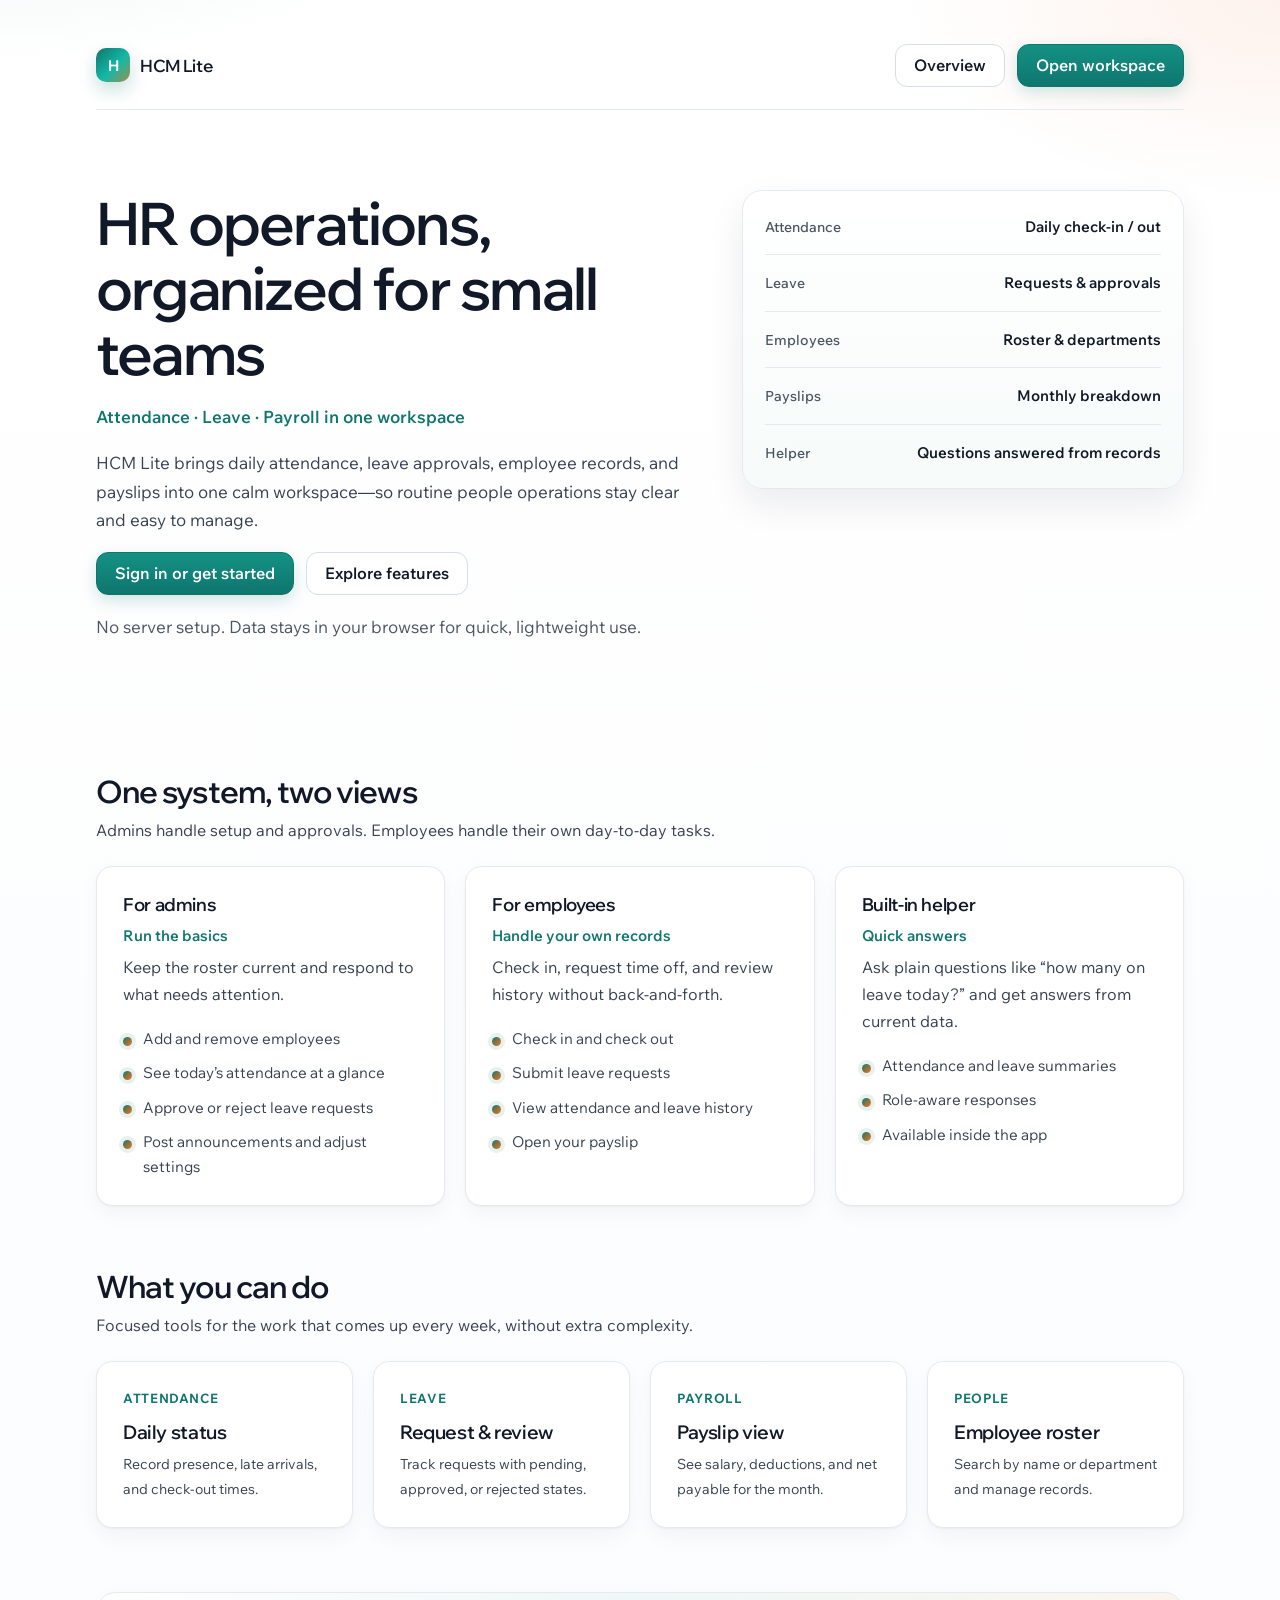
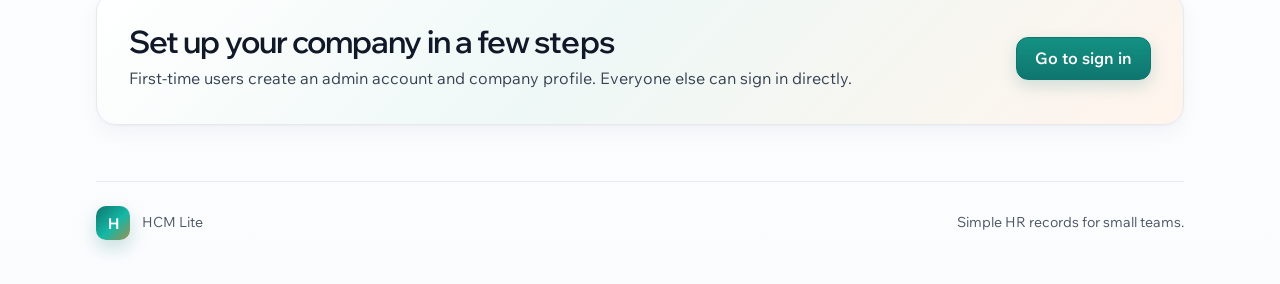
<file: index.html>
<!DOCTYPE html>
<html lang="en">
<head>
  <meta charset="utf-8">
  <meta name="viewport" content="width=device-width, initial-scale=1">
  <title>HCM Lite — HR for small teams</title>
  <link rel="preconnect" href="https://fonts.googleapis.com">
  <link rel="preconnect" href="https://fonts.gstatic.com" crossorigin>
  <link href="https://fonts.googleapis.com/css2?family=Wix+Madefor+Display:wght@500;600;700&family=Wix+Madefor+Text:wght@400;500;600;700&display=swap" rel="stylesheet">
  <link rel="stylesheet" href="css/style.css">
</head>
<body>
  <div class="container">
    <header class="site-header">
      <a class="brand" href="index.html" aria-label="HCM Lite home">
        <span class="brand-mark" aria-hidden="true">H</span>
        <span>HCM Lite</span>
      </a>
      <div class="row">
        <a class="btn secondary" href="#features">Overview</a>
        <a class="btn" href="pages/login.html">Open workspace</a>
      </div>
    </header>

    <main>
      <section class="hero" aria-labelledby="hero-title">
        <div class="hero-content">
          <h1 id="hero-title">HR operations, organized for small teams</h1>
          <p class="text-sm" style="color: var(--accent); font-weight: 600;">Attendance · Leave · Payroll in one workspace</p>
          <p>HCM Lite brings daily attendance, leave approvals, employee records, and payslips into one calm workspace—so routine people operations stay clear and easy to manage.</p>
          <div class="row">
            <a class="btn" href="pages/login.html">Sign in or get started</a>
            <a class="btn secondary" href="#features">Explore features</a>
          </div>
          <p class="text-sm muted">No server setup. Data stays in your browser for quick, lightweight use.</p>
        </div>
        <div class="hero-panel" aria-label="What’s inside">
          <div class="panel-row">
            <span class="panel-label">Attendance</span>
            <span class="panel-value">Daily check-in / out</span>
          </div>
          <div class="panel-row">
            <span class="panel-label">Leave</span>
            <span class="panel-value">Requests & approvals</span>
          </div>
          <div class="panel-row">
            <span class="panel-label">Employees</span>
            <span class="panel-value">Roster & departments</span>
          </div>
          <div class="panel-row">
            <span class="panel-label">Payslips</span>
            <span class="panel-value">Monthly breakdown</span>
          </div>
          <div class="panel-row">
            <span class="panel-label">Helper</span>
            <span class="panel-value">Questions answered from records</span>
          </div>
        </div>
      </section>

      <section class="section" aria-labelledby="roles-title">
        <div class="section-header">
          <h2 id="roles-title">One system, two views</h2>
          <p>Admins handle setup and approvals. Employees handle their own day-to-day tasks.</p>
        </div>
        <div class="grid feature-grid">
          <article class="card feature-card">
            <h3>For admins</h3>
            <p class="text-sm" style="color: var(--accent); font-weight: 600; margin-top: 2px;">Run the basics</p>
            <p>Keep the roster current and respond to what needs attention.</p>
            <ul class="feature-list">
              <li><span>Add and remove employees</span></li>
              <li><span>See today’s attendance at a glance</span></li>
              <li><span>Approve or reject leave requests</span></li>
              <li><span>Post announcements and adjust settings</span></li>
            </ul>
          </article>
          <article class="card feature-card">
            <h3>For employees</h3>
            <p class="text-sm" style="color: var(--accent); font-weight: 600; margin-top: 2px;">Handle your own records</p>
            <p>Check in, request time off, and review history without back-and-forth.</p>
            <ul class="feature-list">
              <li><span>Check in and check out</span></li>
              <li><span>Submit leave requests</span></li>
              <li><span>View attendance and leave history</span></li>
              <li><span>Open your payslip</span></li>
            </ul>
          </article>
          <article class="card feature-card">
            <h3>Built-in helper</h3>
            <p class="text-sm" style="color: var(--accent); font-weight: 600; margin-top: 2px;">Quick answers</p>
            <p>Ask plain questions like “how many on leave today?” and get answers from current data.</p>
            <ul class="feature-list">
              <li><span>Attendance and leave summaries</span></li>
              <li><span>Role-aware responses</span></li>
              <li><span>Available inside the app</span></li>
            </ul>
          </article>
        </div>
      </section>

      <section id="features" class="section" aria-labelledby="features-title">
        <div class="section-header">
          <h2 id="features-title">What you can do</h2>
          <p>Focused tools for the work that comes up every week, without extra complexity.</p>
        </div>
        <div class="grid metrics-grid">
          <article class="card metric-card">
            <p class="label">Attendance</p>
            <p class="value">Daily status</p>
            <p>Record presence, late arrivals, and check-out times.</p>
          </article>
          <article class="card metric-card">
            <p class="label">Leave</p>
            <p class="value">Request & review</p>
            <p>Track requests with pending, approved, or rejected states.</p>
          </article>
          <article class="card metric-card">
            <p class="label">Payroll</p>
            <p class="value">Payslip view</p>
            <p>See salary, deductions, and net payable for the month.</p>
          </article>
          <article class="card metric-card">
            <p class="label">People</p>
            <p class="value">Employee roster</p>
            <p>Search by name or department and manage records.</p>
          </article>
        </div>
      </section>

      <section class="section" aria-labelledby="cta-title">
        <div class="cta-strip">
          <div>
            <h2 id="cta-title">Set up your company in a few steps</h2>
            <p>First-time users create an admin account and company profile. Everyone else can sign in directly.</p>
          </div>
          <div class="row">
            <a class="btn" href="pages/login.html">Go to sign in</a>
          </div>
        </div>
      </section>
    </main>

    <footer class="site-footer">
      <div class="row">
        <span class="brand-mark" aria-hidden="true">H</span>
        <span>HCM Lite</span>
      </div>
      <span>Simple HR records for small teams.</span>
    </footer>
  </div>
</body>
</html>
</file>
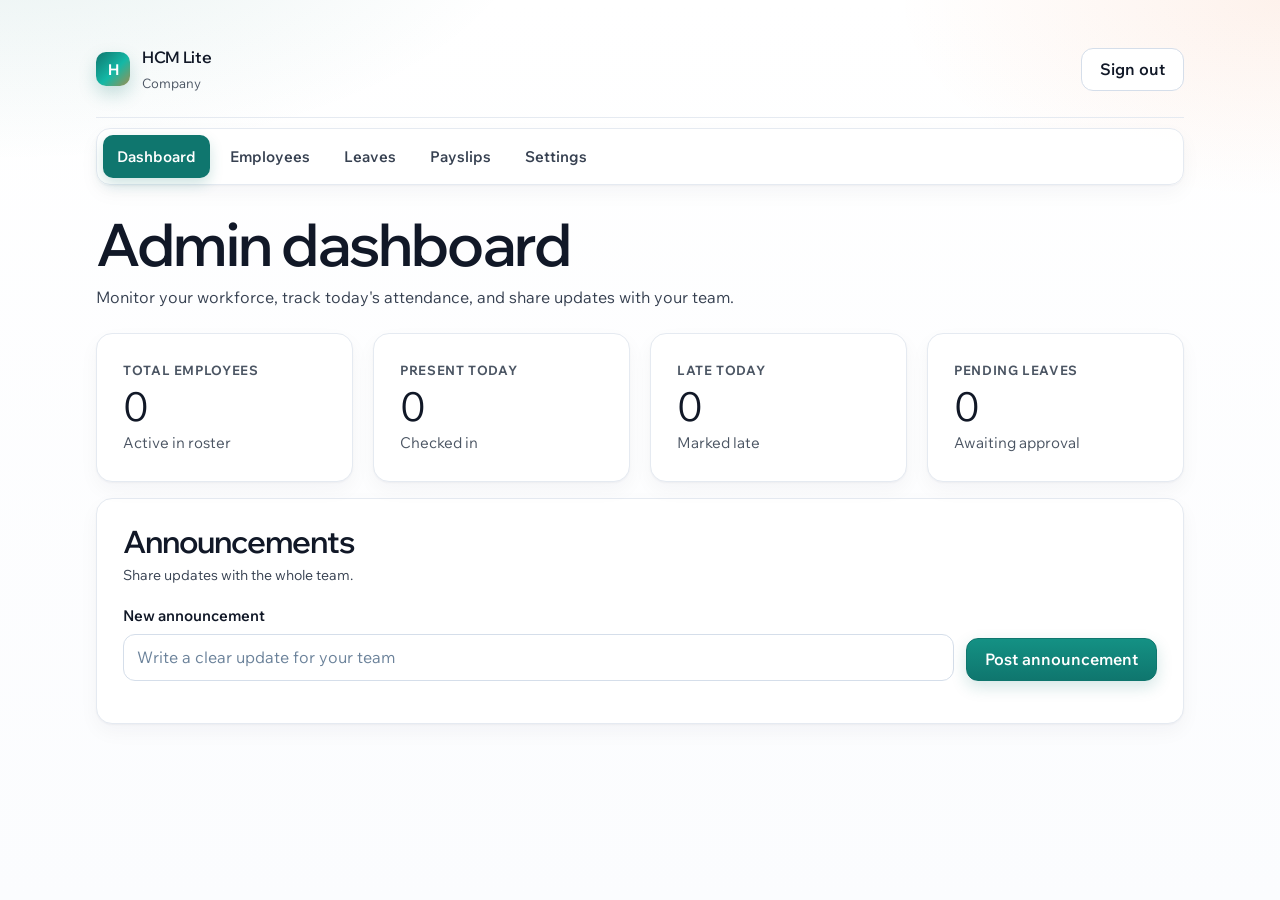
<file: pages/admin.html>
<!DOCTYPE html>
<html lang="en">
<head>
  <meta charset="utf-8">
  <meta name="viewport" content="width=device-width, initial-scale=1">
  <title>Admin dashboard · HCM Lite</title>
  <link rel="preconnect" href="https://fonts.googleapis.com">
  <link rel="preconnect" href="https://fonts.gstatic.com" crossorigin>
  <link href="https://fonts.googleapis.com/css2?family=Wix+Madefor+Display:wght@500;600;700&family=Wix+Madefor+Text:wght@400;500;600;700&display=swap" rel="stylesheet">
  <link rel="stylesheet" href="../css/style.css">
</head>
<body>
  <div class="container">
    <header class="page-header">
      <div class="row">
        <span class="brand-mark" aria-hidden="true">H</span>
        <div>
          <div class="brand" style="font-size:1rem;">HCM Lite</div>
          <p class="brand-sub" id="companyName">Company</p>
        </div>
      </div>
      <button class="btn secondary" onclick="logout()">Sign out</button>
    </header>

    <nav class="nav" aria-label="Admin navigation">
      <a class="active" href="admin.html">Dashboard</a>
      <a href="employees.html">Employees</a>
      <a href="leaves.html">Leaves</a>
      <a href="payslip.html">Payslips</a>
      <a href="settings.html">Settings</a>
    </nav>

    <main>
      <section class="page-intro">
        <h1>Admin dashboard</h1>
        <p>Monitor your workforce, track today's attendance, and share updates with your team.</p>
      </section>

      <section class="grid" style="grid-template-columns: repeat(auto-fit, minmax(220px, 1fr));" aria-label="Key metrics">
        <article class="card stat">
          <span>Total employees</span>
          <span class="num" id="empCount">0</span>
          <p class="muted text-sm">Active in roster</p>
        </article>
        <article class="card stat">
          <span>Present today</span>
          <span class="num" id="pres">0</span>
          <p class="muted text-sm">Checked in</p>
        </article>
        <article class="card stat">
          <span>Late today</span>
          <span class="num" id="late">0</span>
          <p class="muted text-sm">Marked late</p>
        </article>
        <article class="card stat">
          <span>Pending leaves</span>
          <span class="num" id="pend">0</span>
          <p class="muted text-sm">Awaiting approval</p>
        </article>
      </section>

      <section class="card mt-4" aria-labelledby="ann-title">
        <div class="card-header">
          <div>
            <h2 id="ann-title">Announcements</h2>
            <p>Share updates with the whole team.</p>
          </div>
        </div>
        <div class="row" style="align-items: flex-end; margin-bottom: 16px;">
          <div style="flex: 1; min-width: 240px;">
            <label class="label mt-0" for="ann">New announcement</label>
            <input class="input" id="ann" placeholder="Write a clear update for your team">
          </div>
          <button class="btn" onclick="postAnn()">Post announcement</button>
        </div>
        <div id="annList" class="stack"></div>
      </section>
    </main>
  </div>

  <script src="../js/storage.js"></script>
  <script src="../js/auth.js"></script>
  <script src="../js/employees.js"></script>
  <script src="../js/attendance.js"></script>
  <script src="../js/leave.js"></script>
  <script src="../js/helper.js"></script>
  <script>
    const u = requireRole('admin');
    if (u) {
      mountChat(u);
      const comp = Store.company();
      if (comp && document.getElementById('companyName')) document.getElementById('companyName').textContent = comp.name;
      document.getElementById('empCount').textContent = employees().length;
      const att = Store.att().filter(a => a.date === todayStr());
      document.getElementById('pres').textContent = att.filter(a => a.status === 'present').length;
      document.getElementById('late').textContent = att.filter(a => a.status === 'late').length;
      document.getElementById('pend').textContent = Store.leaves().filter(l => l.status === 'pending').length;

      function postAnn() {
        const t = document.getElementById('ann').value.trim();
        if (!t) return;
        const a = Store.ann();
        a.unshift(t);
        Store.setAnn(a);
        document.getElementById('ann').value = '';
        renderAnn();
      }

      function renderAnn() {
        const list = Store.ann();
        const el = document.getElementById('annList');
        if (!list.length) {
          el.innerHTML = '<p class="muted">No announcements yet. Post an update to keep your team informed.</p>';
          return;
        }
        el.innerHTML = list.map(x => `<div class="card" style="padding:14px 16px; background: var(--surface-alt); box-shadow:none;"><p style="margin:0; color: var(--text-muted);">${x}</p></div>`).join('');
      }
      renderAnn();
    }
  </script>
</body>
</html>
</file>
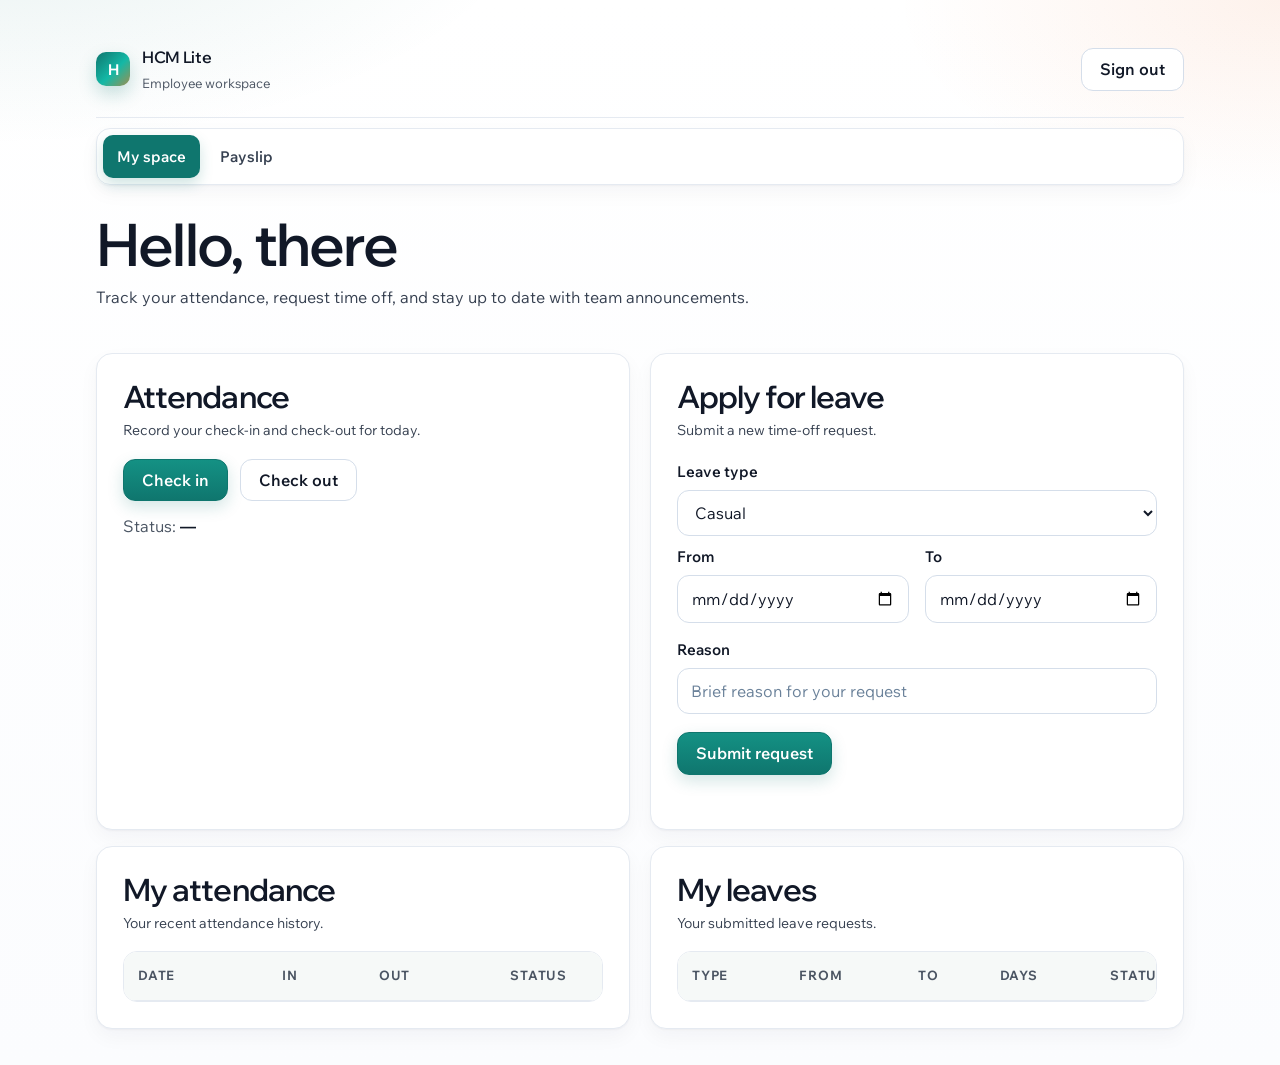
<file: pages/employee.html>
<!DOCTYPE html>
<html lang="en">
<head>
  <meta charset="utf-8">
  <meta name="viewport" content="width=device-width, initial-scale=1">
  <title>My space · HCM Lite</title>
  <link rel="preconnect" href="https://fonts.googleapis.com">
  <link rel="preconnect" href="https://fonts.gstatic.com" crossorigin>
  <link href="https://fonts.googleapis.com/css2?family=Wix+Madefor+Display:wght@500;600;700&family=Wix+Madefor+Text:wght@400;500;600;700&display=swap" rel="stylesheet">
  <link rel="stylesheet" href="../css/style.css">
</head>
<body>
  <div class="container">
    <header class="page-header">
      <div class="row">
        <span class="brand-mark" aria-hidden="true">H</span>
        <div>
          <div class="brand" style="font-size:1rem;">HCM Lite</div>
          <p class="brand-sub">Employee workspace</p>
        </div>
      </div>
      <button class="btn secondary" onclick="logout()">Sign out</button>
    </header>

    <nav class="nav" aria-label="Employee navigation">
      <a class="active" href="employee.html">My space</a>
      <a href="payslip.html">Payslip</a>
    </nav>

    <main>
      <section class="page-intro">
        <h1>Hello, <span id="uname">there</span></h1>
        <p>Track your attendance, request time off, and stay up to date with team announcements.</p>
      </section>

      <div id="anns" class="stack" style="margin-bottom: 20px;"></div>

      <section class="grid" style="grid-template-columns: repeat(auto-fit, minmax(280px, 1fr));">
        <article class="card">
          <div class="card-header">
            <div>
              <h2>Attendance</h2>
              <p>Record your check-in and check-out for today.</p>
            </div>
          </div>
          <div class="row">
            <button class="btn" onclick="ci()">Check in</button>
            <button class="btn secondary" onclick="co()">Check out</button>
          </div>
          <p class="mt-3 muted">Status: <strong id="status" style="color:var(--text); font-weight:600;">—</strong></p>
        </article>

        <article class="card">
          <div class="card-header">
            <div>
              <h2>Apply for leave</h2>
              <p>Submit a new time-off request.</p>
            </div>
          </div>
          <label class="label" for="lt">Leave type</label>
          <select class="input" id="lt">
            <option value="casual">Casual</option>
            <option value="sick">Sick</option>
          </select>

          <div class="form-grid mt-2">
            <div>
              <label class="label" for="lf">From</label>
              <input class="input" id="lf" type="date">
            </div>
            <div>
              <label class="label" for="lto">To</label>
              <input class="input" id="lto" type="date">
            </div>
          </div>

          <label class="label" for="lr">Reason</label>
          <input class="input" id="lr" placeholder="Brief reason for your request">

          <div class="form-actions">
            <button class="btn" onclick="applyL()">Submit request</button>
          </div>
          <div class="error" id="lerr" role="status" aria-live="polite"></div>
        </article>
      </section>

      <section class="grid mt-4" style="grid-template-columns: repeat(auto-fit, minmax(320px, 1fr));">
        <article class="card">
          <div class="card-header">
            <div>
              <h2>My attendance</h2>
              <p>Your recent attendance history.</p>
            </div>
          </div>
          <div class="table-wrap">
            <table class="table">
              <thead>
                <tr><th>Date</th><th>In</th><th>Out</th><th>Status</th></tr>
              </thead>
              <tbody id="attb"></tbody>
            </table>
          </div>
        </article>

        <article class="card">
          <div class="card-header">
            <div>
              <h2>My leaves</h2>
              <p>Your submitted leave requests.</p>
            </div>
          </div>
          <div class="table-wrap">
            <table class="table">
              <thead>
                <tr><th>Type</th><th>From</th><th>To</th><th>Days</th><th>Status</th></tr>
              </thead>
              <tbody id="lvb"></tbody>
            </table>
          </div>
        </article>
      </section>
    </main>
  </div>

  <script src="../js/storage.js"></script>
  <script src="../js/auth.js"></script>
  <script src="../js/employees.js"></script>
  <script src="../js/attendance.js"></script>
  <script src="../js/leave.js"></script>
  <script src="../js/helper.js"></script>
  <script>
    const u = requireRole('employee');
    if (u) {
      mountChat(u);
      document.getElementById('uname').textContent = u.name.split(' ')[0];

      const anns = Store.ann();
      document.getElementById('anns').innerHTML = anns.length
        ? anns.map(x => `<div class="card" style="padding:14px 16px; box-shadow:none; background:var(--accent-soft); border-color:#cfe0da;"><p style="color:var(--accent-hover); margin:0;"><strong style="font-weight:700;">Announcement:</strong> ${x}</p></div>`).join('')
        : '';

      window.ci = () => { const r = checkIn(u.id); document.getElementById('status').textContent = r.ok ? r.status : r.msg; render(); };
      window.co = () => { const r = checkOut(u.id); document.getElementById('status').textContent = r.ok ? r.status + (r.hours ? ' (' + r.hours.toFixed(1) + 'h)' : '') : r.msg; render(); };
      window.applyL = () => {
        const r = applyLeave(u.id, document.getElementById('lt').value, document.getElementById('lf').value, document.getElementById('lto').value, document.getElementById('lr').value);
        const err = document.getElementById('lerr');
        err.textContent = r.ok ? '' : r.msg;
        if (r.ok) { err.textContent = 'Request submitted successfully.'; err.style.color = 'var(--success)'; setTimeout(() => { err.textContent = ''; err.style.color = ''; }, 2500); }
        render();
      };

      function render() {
        const attRows = (typeof myAttendance === 'function' ? myAttendance(u.id) : []).map(a => `<tr><td>${a.date}</td><td>${a.checkIn || '—'}</td><td>${a.checkOut || '—'}</td><td><span class="badge ${a.status}">${a.status}</span></td></tr>`).join('');
        document.getElementById('attb').innerHTML = attRows || '<tr><td colspan="4" class="muted">No attendance records yet.</td></tr>';

        const leaveRows = Store.leaves().filter(l => l.empId === u.id).map(l => `<tr><td><span class="badge">${l.type}</span></td><td>${l.from}</td><td>${l.to}</td><td>${l.days}</td><td><span class="badge ${l.status}">${l.status}</span></td></tr>`).join('');
        document.getElementById('lvb').innerHTML = leaveRows || '<tr><td colspan="5" class="muted">No leave requests yet.</td></tr>';
      }
      render();
    }
  </script>
</body>
</html>
</file>
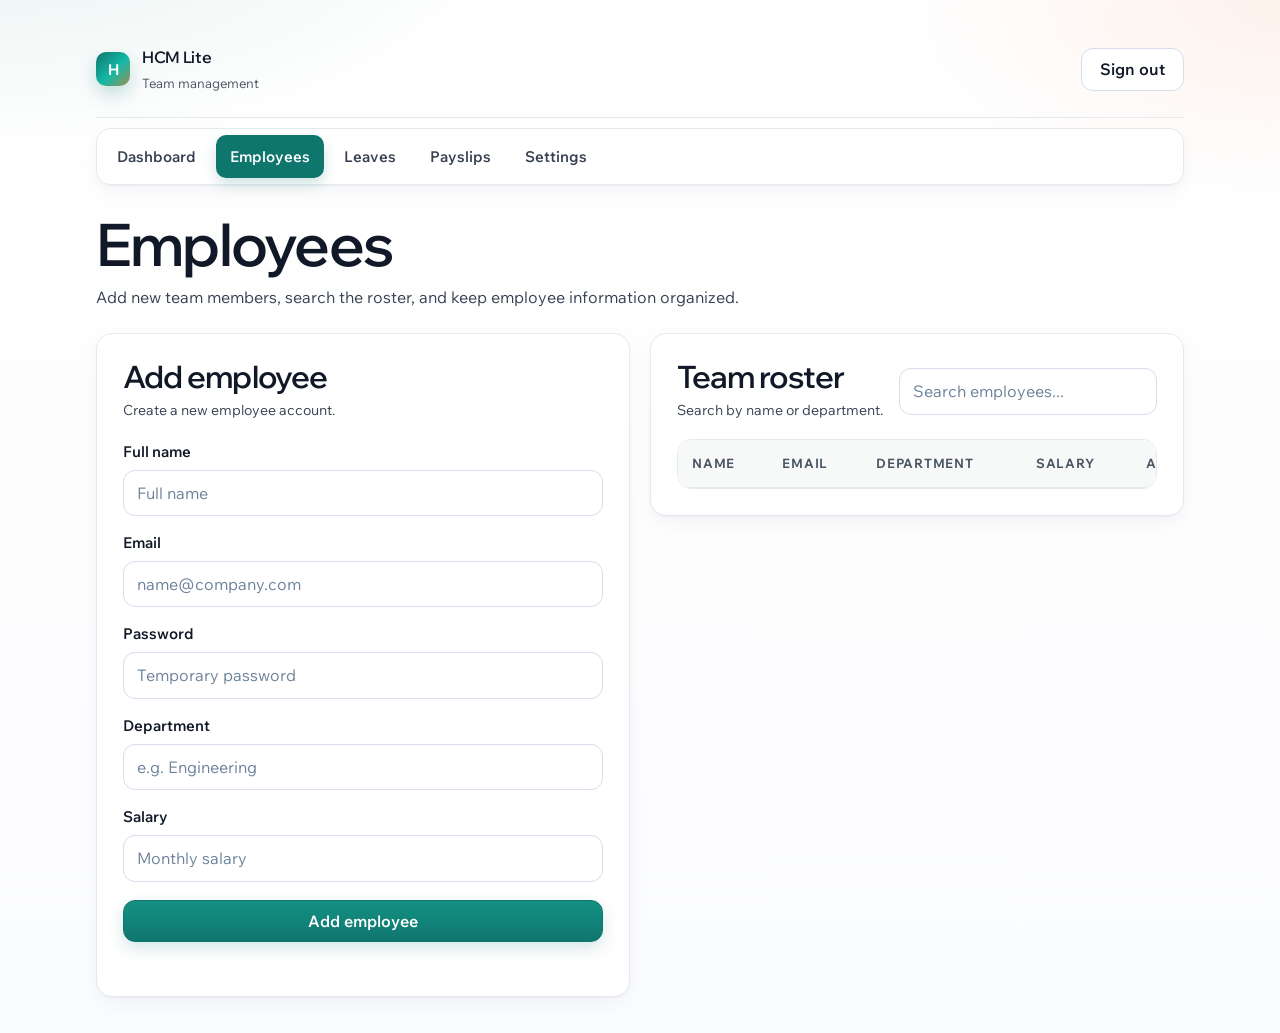
<file: pages/employees.html>
<!DOCTYPE html>
<html lang="en">
<head>
  <meta charset="utf-8">
  <meta name="viewport" content="width=device-width, initial-scale=1">
  <title>Employees · HCM Lite</title>
  <link rel="preconnect" href="https://fonts.googleapis.com">
  <link rel="preconnect" href="https://fonts.gstatic.com" crossorigin>
  <link href="https://fonts.googleapis.com/css2?family=Wix+Madefor+Display:wght@500;600;700&family=Wix+Madefor+Text:wght@400;500;600;700&display=swap" rel="stylesheet">
  <link rel="stylesheet" href="../css/style.css">
</head>
<body>
  <div class="container">
    <header class="page-header">
      <div class="row">
        <span class="brand-mark" aria-hidden="true">H</span>
        <div>
          <div class="brand" style="font-size:1rem;">HCM Lite</div>
          <p class="brand-sub">Team management</p>
        </div>
      </div>
      <button class="btn secondary" onclick="logout()">Sign out</button>
    </header>

    <nav class="nav" aria-label="Admin navigation">
      <a href="admin.html">Dashboard</a>
      <a class="active" href="employees.html">Employees</a>
      <a href="leaves.html">Leaves</a>
      <a href="payslip.html">Payslips</a>
      <a href="settings.html">Settings</a>
    </nav>

    <main>
      <section class="page-intro">
        <h1>Employees</h1>
        <p>Add new team members, search the roster, and keep employee information organized.</p>
      </section>

      <section class="grid" style="grid-template-columns: repeat(auto-fit, minmax(300px, 1fr)); align-items: start;">
        <article class="card">
          <div class="card-header">
            <div>
              <h2>Add employee</h2>
              <p>Create a new employee account.</p>
            </div>
          </div>
          <label class="label" for="en">Full name</label>
          <input class="input" id="en" placeholder="Full name" autocomplete="name">

          <label class="label" for="ee">Email</label>
          <input class="input" id="ee" type="email" placeholder="name@company.com" autocomplete="email">

          <label class="label" for="ep">Password</label>
          <input class="input" id="ep" type="password" placeholder="Temporary password" autocomplete="new-password">

          <label class="label" for="ed">Department</label>
          <input class="input" id="ed" placeholder="e.g. Engineering">

          <label class="label" for="es">Salary</label>
          <input class="input" id="es" type="number" placeholder="Monthly salary">

          <div class="form-actions">
            <button class="btn w-full" onclick="add()">Add employee</button>
          </div>
          <div class="error" id="eerr" role="status" aria-live="polite"></div>
        </article>

        <article class="card">
          <div class="card-header" style="align-items: center;">
            <div>
              <h2>Team roster</h2>
              <p>Search by name or department.</p>
            </div>
            <div style="min-width: 240px; flex: 1; max-width: 360px;">
              <label class="label mt-0" for="search" style="position:absolute; left:-9999px;">Search employees</label>
              <input class="input" id="search" placeholder="Search employees..." oninput="render()" style="margin-top:0;">
            </div>
          </div>
          <div class="table-wrap">
            <table class="table">
              <thead>
                <tr>
                  <th>Name</th>
                  <th>Email</th>
                  <th>Department</th>
                  <th>Salary</th>
                  <th>Action</th>
                </tr>
              </thead>
              <tbody id="tbody"></tbody>
            </table>
          </div>
        </article>
      </section>
    </main>
  </div>

  <script src="../js/storage.js"></script>
  <script src="../js/auth.js"></script>
  <script src="../js/employees.js"></script>
  <script src="../js/attendance.js"></script>
  <script src="../js/leave.js"></script>
  <script src="../js/helper.js"></script>
  <script>
    requireRole('admin');
    mountChat(currentUser());

    function add() {
      const r = addEmployee({
        name: document.getElementById('en').value,
        email: document.getElementById('ee').value,
        password: document.getElementById('ep').value,
        department: document.getElementById('ed').value,
        salary: document.getElementById('es').value
      });
      if (!r.ok) {
        document.getElementById('eerr').textContent = r.msg;
        return;
      }
      document.getElementById('eerr').textContent = '';
      document.getElementById('en').value = '';
      document.getElementById('ee').value = '';
      document.getElementById('ep').value = '';
      document.getElementById('ed').value = '';
      document.getElementById('es').value = '';
      render();
    }

    function render() {
      const q = document.getElementById('search').value.toLowerCase();
      const rows = employees().filter(e => (e.name || '').toLowerCase().includes(q) || (e.department || '').toLowerCase().includes(q));
      document.getElementById('tbody').innerHTML = rows.map(e => `<tr>
        <td style="font-weight:600; color:var(--text);">${e.name || '—'}</td>
        <td>${e.email || '—'}</td>
        <td><span class="badge">${e.department || '—'}</span></td>
        <td>${e.salary ? Number(e.salary).toLocaleString() : '—'}</td>
        <td><button class="btn danger small" onclick="del(${e.id})">Delete</button></td>
      </tr>`).join('') || '<tr><td colspan="5" class="muted">No employees found.</td></tr>';
    }

    window.del = (id) => { if (confirm('Delete this employee? This will remove related records.')) { deleteEmployee(id); render(); } };
    render();
  </script>
</body>
</html>
</file>
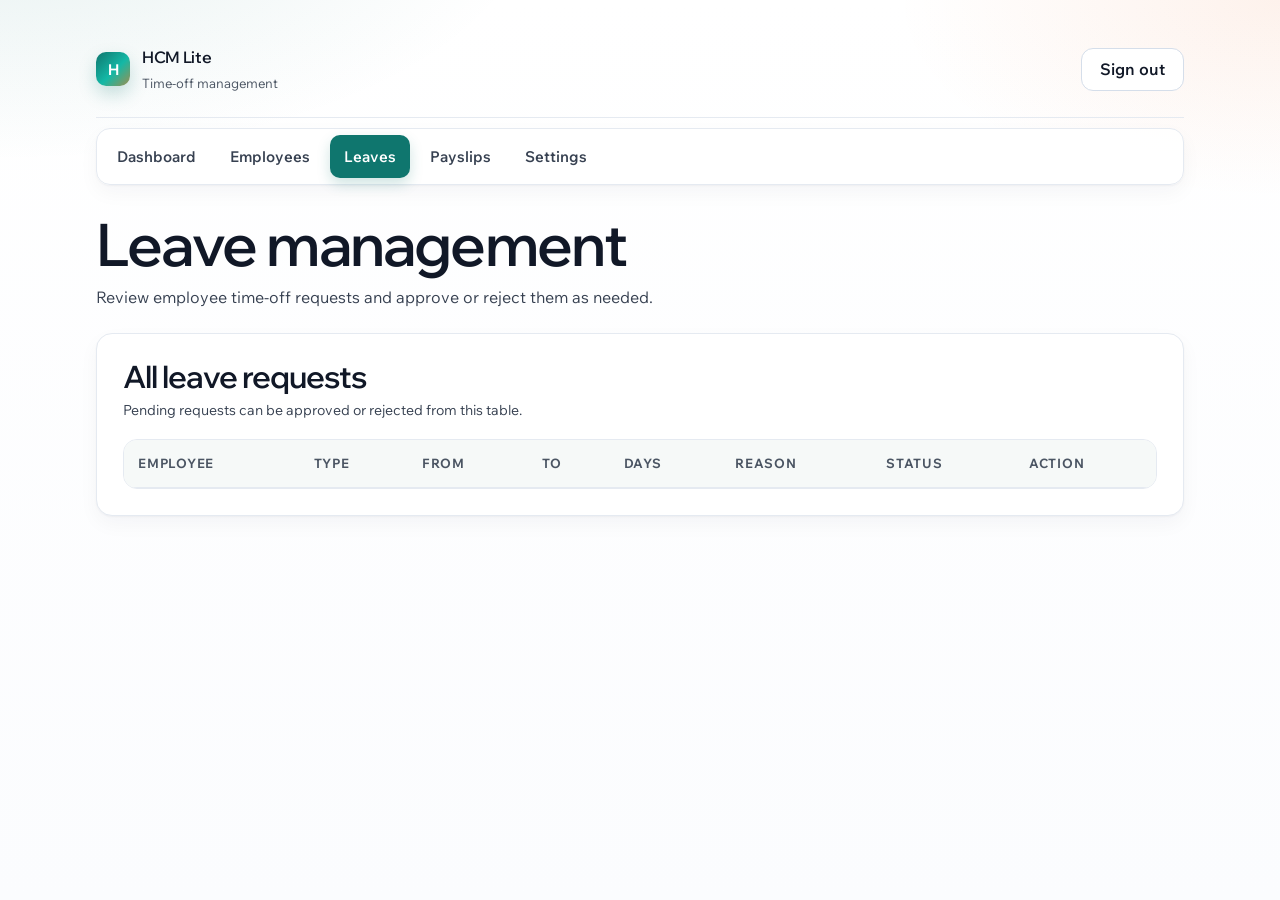
<file: pages/leaves.html>
<!DOCTYPE html>
<html lang="en">
<head>
  <meta charset="utf-8">
  <meta name="viewport" content="width=device-width, initial-scale=1">
  <title>Leaves · HCM Lite</title>
  <link rel="preconnect" href="https://fonts.googleapis.com">
  <link rel="preconnect" href="https://fonts.gstatic.com" crossorigin>
  <link href="https://fonts.googleapis.com/css2?family=Wix+Madefor+Display:wght@500;600;700&family=Wix+Madefor+Text:wght@400;500;600;700&display=swap" rel="stylesheet">
  <link rel="stylesheet" href="../css/style.css">
</head>
<body>
  <div class="container">
    <header class="page-header">
      <div class="row">
        <span class="brand-mark" aria-hidden="true">H</span>
        <div>
          <div class="brand" style="font-size:1rem;">HCM Lite</div>
          <p class="brand-sub">Time-off management</p>
        </div>
      </div>
      <button class="btn secondary" onclick="logout()">Sign out</button>
    </header>

    <nav class="nav" aria-label="Admin navigation">
      <a href="admin.html">Dashboard</a>
      <a href="employees.html">Employees</a>
      <a class="active" href="leaves.html">Leaves</a>
      <a href="payslip.html">Payslips</a>
      <a href="settings.html">Settings</a>
    </nav>

    <main>
      <section class="page-intro">
        <h1>Leave management</h1>
        <p>Review employee time-off requests and approve or reject them as needed.</p>
      </section>

      <section class="card">
        <div class="card-header">
          <div>
            <h2>All leave requests</h2>
            <p>Pending requests can be approved or rejected from this table.</p>
          </div>
        </div>
        <div class="table-wrap">
          <table class="table">
            <thead>
              <tr>
                <th>Employee</th>
                <th>Type</th>
                <th>From</th>
                <th>To</th>
                <th>Days</th>
                <th>Reason</th>
                <th>Status</th>
                <th>Action</th>
              </tr>
            </thead>
            <tbody id="tb"></tbody>
          </table>
        </div>
      </section>
    </main>
  </div>

  <script src="../js/storage.js"></script>
  <script src="../js/auth.js"></script>
  <script src="../js/employees.js"></script>
  <script src="../js/attendance.js"></script>
  <script src="../js/leave.js"></script>
  <script src="../js/helper.js"></script>
  <script>
    requireRole('admin');
    mountChat(currentUser());

    function render() {
      const rows = Store.leaves().slice().reverse().map(l => {
        const e = employees().find(x => x.id === l.empId) || {};
        const actions = l.status === 'pending'
          ? `<div class="row" style="gap:8px;"><button class="btn small" onclick="ap(${l.id})">Approve</button><button class="btn danger small" onclick="rej(${l.id})">Reject</button></div>`
          : '—';
        return `<tr>
          <td style="font-weight:600; color:var(--text);">${e.name || '—'}</td>
          <td><span class="badge">${l.type || '—'}</span></td>
          <td>${l.from || '—'}</td>
          <td>${l.to || '—'}</td>
          <td>${l.days ?? '—'}</td>
          <td>${l.reason || '—'}</td>
          <td><span class="badge ${l.status}">${l.status}</span></td>
          <td>${actions}</td>
        </tr>`;
      }).join('');
      document.getElementById('tb').innerHTML = rows || '<tr><td colspan="8" class="muted">No leave requests yet.</td></tr>';
    }

    window.ap = id => { approveLeave(id); render(); };
    window.rej = id => { rejectLeave(id); render(); };
    render();
  </script>
</body>
</html>
</file>
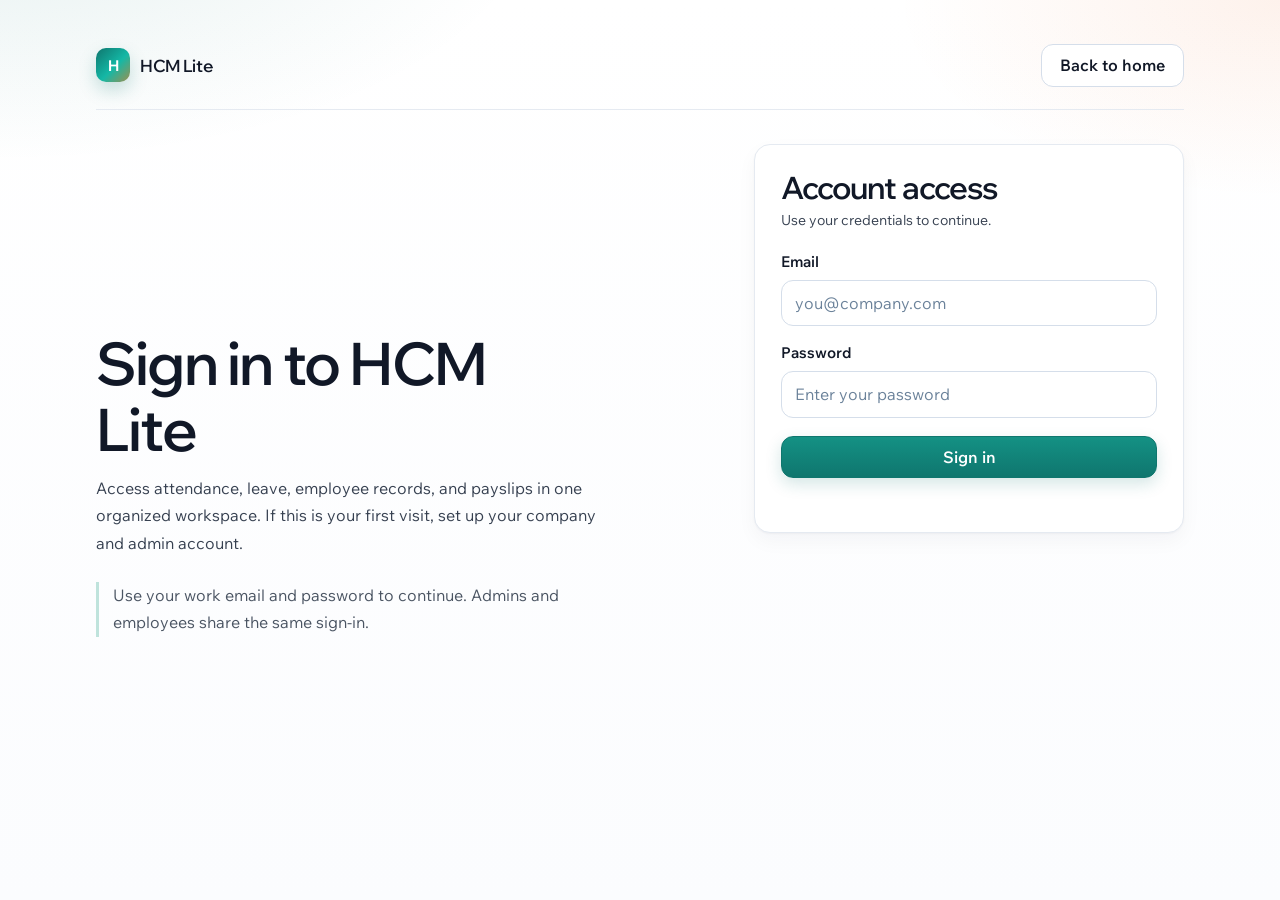
<file: pages/login.html>
<!DOCTYPE html>
<html lang="en">
<head>
  <meta charset="utf-8">
  <meta name="viewport" content="width=device-width, initial-scale=1">
  <title>Sign in · HCM Lite</title>
  <link rel="preconnect" href="https://fonts.googleapis.com">
  <link rel="preconnect" href="https://fonts.gstatic.com" crossorigin>
  <link href="https://fonts.googleapis.com/css2?family=Wix+Madefor+Display:wght@500;600;700&family=Wix+Madefor+Text:wght@400;500;600;700&display=swap" rel="stylesheet">
  <link rel="stylesheet" href="../css/style.css">
</head>
<body>
  <div class="container auth-layout">
    <header class="site-header">
      <a class="brand" href="../index.html" aria-label="HCM Lite home">
        <span class="brand-mark">H</span>
        <span>HCM Lite</span>
      </a>
      <a class="btn secondary" href="../index.html">Back to home</a>
    </header>

    <main class="auth-main">
      <section class="auth-copy" aria-labelledby="auth-title">
        <h1 id="auth-title">Sign in to HCM Lite</h1>
        <p>Access attendance, leave, employee records, and payslips in one organized workspace. If this is your first visit, set up your company and admin account.</p>
        <p class="auth-note">Use your work email and password to continue. Admins and employees share the same sign-in.</p>
      </section>

      <section class="card auth-card" aria-label="Account access">
        <div class="card-header">
          <div>
            <h2>Account access</h2>
            <p>Use your credentials to continue.</p>
          </div>
        </div>

        <div id="setup" style="display:none">
          <label class="label" for="cname">Company name</label>
          <input class="input" id="cname" placeholder="e.g. Atlas Studio" autocomplete="organization">

          <label class="label" for="aname">Admin full name</label>
          <input class="input" id="aname" placeholder="Full name" autocomplete="name">

          <label class="label" for="aemail">Admin email</label>
          <input class="input" id="aemail" type="email" placeholder="you@company.com" autocomplete="email">

          <label class="label" for="apw">Admin password</label>
          <input class="input" id="apw" type="password" placeholder="Create a password" autocomplete="new-password">

          <div class="form-actions">
            <button class="btn w-full" onclick="doSetup()">Create company</button>
          </div>
        </div>

        <div id="login">
          <label class="label" for="lemail">Email</label>
          <input class="input" id="lemail" type="email" placeholder="you@company.com" autocomplete="email">

          <label class="label" for="lpw">Password</label>
          <input class="input" id="lpw" type="password" placeholder="Enter your password" autocomplete="current-password">

          <div class="form-actions">
            <button class="btn w-full" onclick="doLogin()">Sign in</button>
          </div>
          <div class="error" id="lerr" role="status" aria-live="polite"></div>
        </div>
      </section>
    </main>
  </div>

  <script src="../js/storage.js"></script>
  <script src="../js/auth.js"></script>
  <script src="../js/employees.js"></script>
  <script src="../js/attendance.js"></script>
  <script src="../js/leave.js"></script>
  <script src="../js/helper.js"></script>
  <script>
    if (!Store.company()) {
      document.getElementById('setup').style.display = 'block';
      document.getElementById('login').style.display = 'none';
    }
    function doSetup() {
      if (!document.getElementById('cname').value || !document.getElementById('aname').value || !document.getElementById('aemail').value || !document.getElementById('apw').value) {
        alert('Fill all fields');
        return;
      }
      setupCompany(document.getElementById('cname').value, document.getElementById('aname').value, document.getElementById('aemail').value, document.getElementById('apw').value);
      location.reload();
    }
    function doLogin() {
      if (!document.getElementById('lemail').value || !document.getElementById('lpw').value) {
        document.getElementById('lerr').textContent = 'Enter email and password';
        return;
      }
      if (login(document.getElementById('lemail').value, document.getElementById('lpw').value)) {
        const u = currentUser();
        location.href = u.role === 'admin' ? 'admin.html' : 'employee.html';
      } else {
        document.getElementById('lerr').textContent = 'Invalid credentials';
      }
    }
  </script>
</body>
</html>
</file>
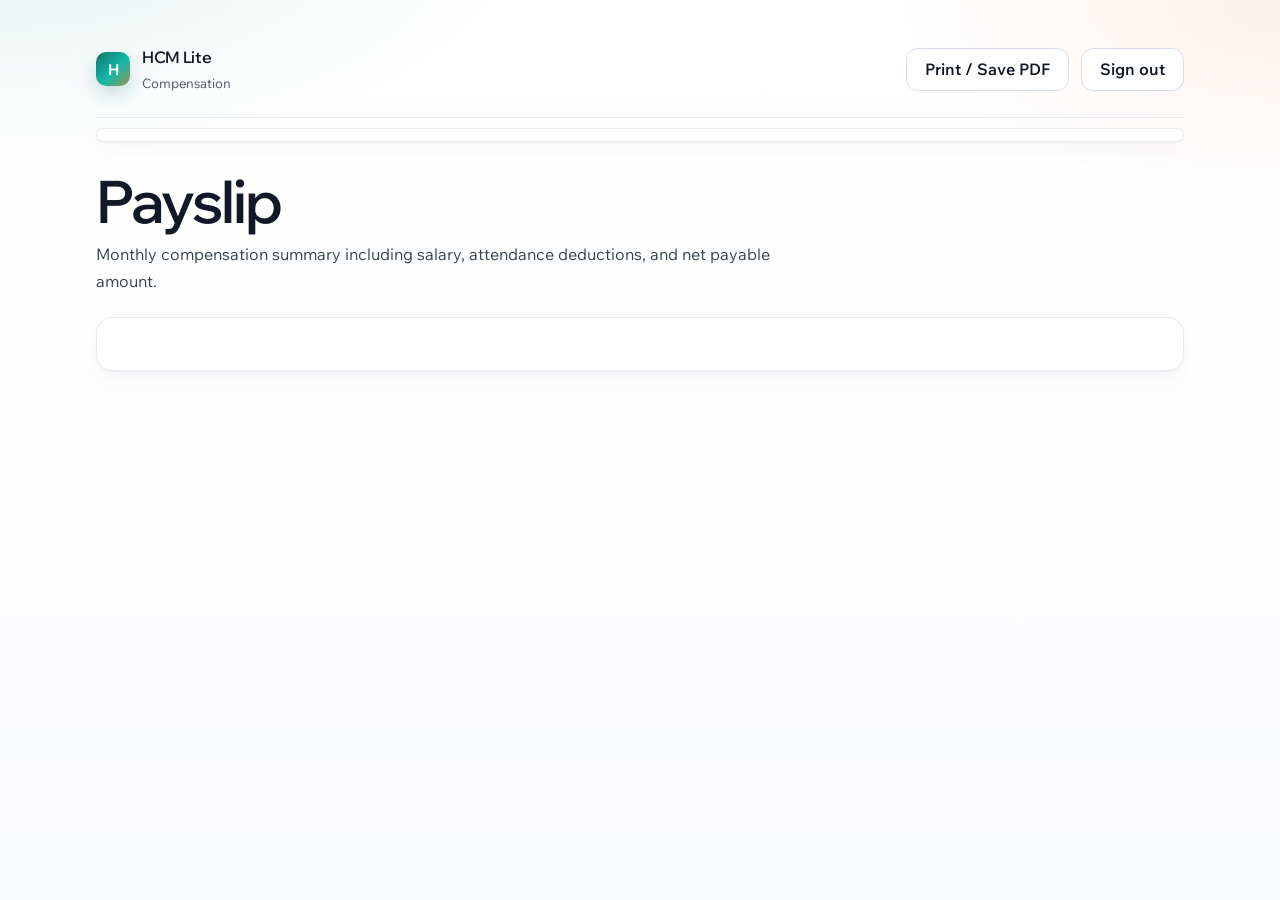
<file: pages/payslip.html>
<!DOCTYPE html>
<html lang="en">
<head>
  <meta charset="utf-8">
  <meta name="viewport" content="width=device-width, initial-scale=1">
  <title>Payslip · HCM Lite</title>
  <link rel="preconnect" href="https://fonts.googleapis.com">
  <link rel="preconnect" href="https://fonts.gstatic.com" crossorigin>
  <link href="https://fonts.googleapis.com/css2?family=Wix+Madefor+Display:wght@500;600;700&family=Wix+Madefor+Text:wght@400;500;600;700&display=swap" rel="stylesheet">
  <link rel="stylesheet" href="../css/style.css">
</head>
<body>
  <div class="container">
    <header class="page-header">
      <div class="row">
        <span class="brand-mark" aria-hidden="true">H</span>
        <div>
          <div class="brand" style="font-size:1rem;">HCM Lite</div>
          <p class="brand-sub">Compensation</p>
        </div>
      </div>
      <div class="row">
        <button class="btn secondary" onclick="window.print()">Print / Save PDF</button>
        <button class="btn secondary" onclick="logout()">Sign out</button>
      </div>
    </header>

    <nav class="nav" id="nav" aria-label="Navigation"></nav>

    <main>
      <section class="page-intro">
        <h1>Payslip</h1>
        <p>Monthly compensation summary including salary, attendance deductions, and net payable amount.</p>
      </section>

      <section class="card" id="slip"></section>
    </main>
  </div>

  <script src="../js/storage.js"></script>
  <script src="../js/auth.js"></script>
  <script src="../js/employees.js"></script>
  <script src="../js/attendance.js"></script>
  <script src="../js/leave.js"></script>
  <script src="../js/helper.js"></script>
  <script>
    const u = currentUser();
    if (!u) location.href = 'login.html';

    const nav = document.getElementById('nav');
    nav.innerHTML = u.role === 'admin'
      ? `<a href="admin.html">Dashboard</a><a href="employees.html">Employees</a><a href="leaves.html">Leaves</a><a class="active" href="payslip.html">Payslips</a><a href="settings.html">Settings</a>`
      : `<a href="employee.html">My space</a><a class="active" href="payslip.html">Payslip</a>`;

    mountChat(u);

    const empId = u.role === 'admin'
      ? Number(new URLSearchParams(location.search).get('emp')) || (employees()[0] && employees()[0].id)
      : u.id;

    const e = Store.users().find(x => x.id === empId) || (employees().find(x => x.id === empId)) || {};
    const now = new Date();
    const y = now.getFullYear();
    const m = now.getMonth();
    const wd = typeof workingDaysInMonth === 'function' ? workingDaysInMonth(y, m) : 22;
    const att = (Store.att ? Store.att() : []).filter(a => a.empId === empId && a.date && a.date.startsWith(`${y}-${String(m + 1).padStart(2, '0')}`));
    const absent = att.filter(a => a.status === 'absent').length;
    const half = att.filter(a => a.status === 'half').length;
    const salary = Number(e.salary) || 0;
    const perDay = wd ? salary / wd : 0;
    const ded = perDay * (absent + 0.5 * half);
    const net = salary - ded;

    document.getElementById('slip').innerHTML = `
      <div class="card-header" style="margin-bottom: 24px;">
        <div>
          <h2 style="margin-bottom:4px;">${(Store.company && Store.company()) ? Store.company().name : 'Company'}</h2>
          <p>Payslip for ${now.toLocaleString('default', { month: 'long' })} ${y}</p>
        </div>
        <div style="text-align:right;">
          <p class="muted text-sm">Employee</p>
          <p style="font-weight:700; color:var(--text);">${e.name || '—'}</p>
          <p class="muted text-sm">${e.department || '—'} ${e.email ? '· ' + e.email : ''}</p>
        </div>
      </div>

      <div class="grid" style="grid-template-columns: repeat(auto-fit, minmax(180px, 1fr)); margin-bottom: 20px;">
        <div class="card" style="padding:16px; box-shadow:none; background:var(--surface-alt);">
          <p class="muted text-sm" style="font-weight:600; text-transform:uppercase; letter-spacing:.04em;">Monthly salary</p>
          <p style="font-size:1.5rem; font-weight:700; color:var(--text); margin-top:4px;">${salary.toLocaleString()}</p>
        </div>
        <div class="card" style="padding:16px; box-shadow:none; background:var(--surface-alt);">
          <p class="muted text-sm" style="font-weight:600; text-transform:uppercase; letter-spacing:.04em;">Working days</p>
          <p style="font-size:1.5rem; font-weight:700; color:var(--text); margin-top:4px;">${wd}</p>
        </div>
        <div class="card" style="padding:16px; box-shadow:none; background:var(--surface-alt);">
          <p class="muted text-sm" style="font-weight:600; text-transform:uppercase; letter-spacing:.04em;">Per day</p>
          <p style="font-size:1.5rem; font-weight:700; color:var(--text); margin-top:4px;">${perDay.toFixed(2)}</p>
        </div>
      </div>

      <div style="border:1px solid var(--border); border-radius: var(--radius-sm); overflow:hidden;">
        <div style="display:flex; justify-content:space-between; padding:14px 16px; border-bottom:1px solid var(--border);"><span class="muted">Absent days</span><strong style="color:var(--text);">${absent}</strong></div>
        <div style="display:flex; justify-content:space-between; padding:14px 16px; border-bottom:1px solid var(--border);"><span class="muted">Half days</span><strong style="color:var(--text);">${half}</strong></div>
        <div style="display:flex; justify-content:space-between; padding:14px 16px; border-bottom:1px solid var(--border);"><span class="muted">Total deduction</span><strong style="color:var(--danger);">${ded.toFixed(2)}</strong></div>
        <div style="display:flex; justify-content:space-between; align-items:center; padding:16px; background:var(--surface-alt);"><span style="font-weight:700; color:var(--text);">Net payable</span><span style="font-size:1.6rem; font-weight:700; color:var(--accent);">${net.toFixed(2)}</span></div>
      </div>`;
  </script>
</body>
</html>
</file>
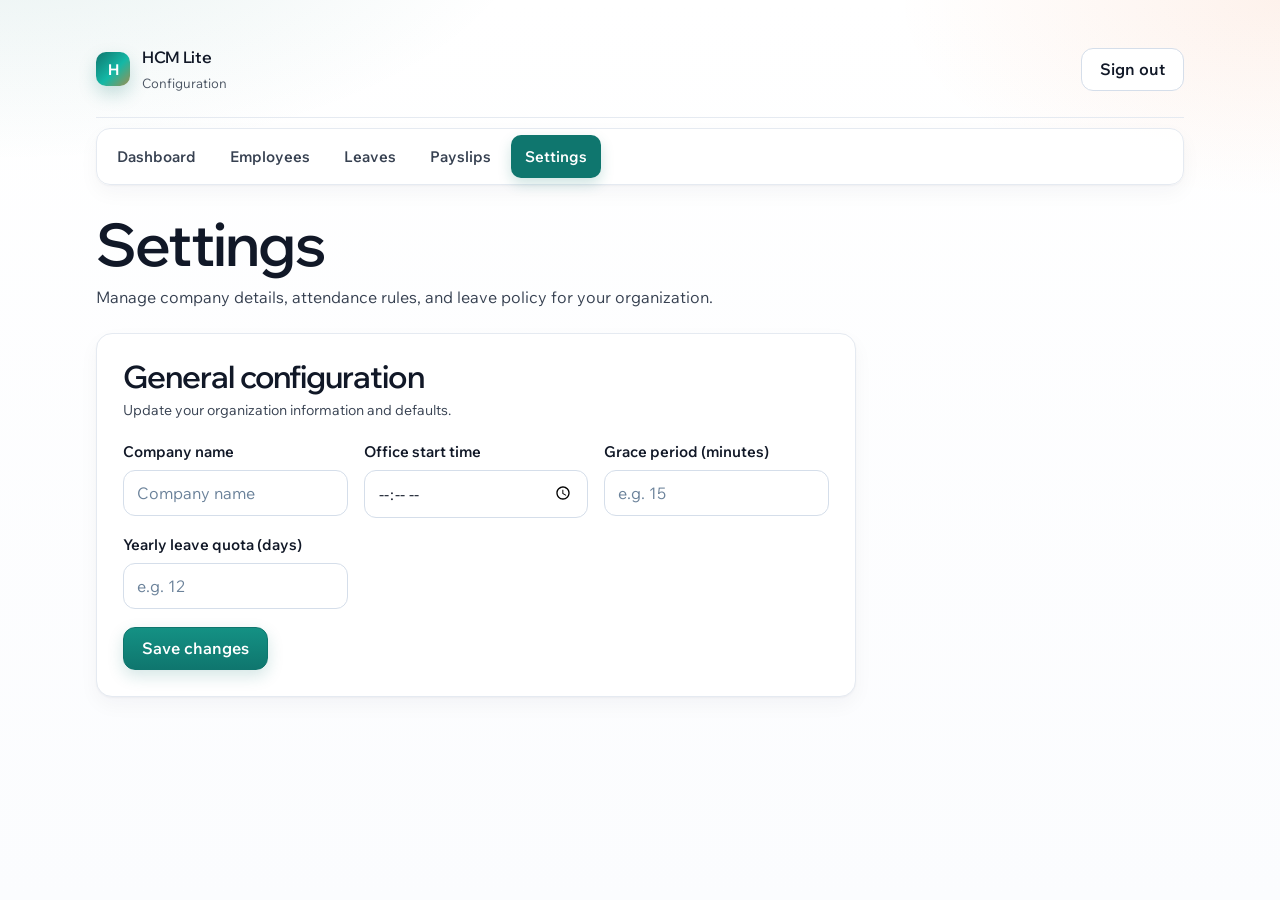
<file: pages/settings.html>
<!DOCTYPE html>
<html lang="en">
<head>
  <meta charset="utf-8">
  <meta name="viewport" content="width=device-width, initial-scale=1">
  <title>Settings · HCM Lite</title>
  <link rel="preconnect" href="https://fonts.googleapis.com">
  <link rel="preconnect" href="https://fonts.gstatic.com" crossorigin>
  <link href="https://fonts.googleapis.com/css2?family=Wix+Madefor+Display:wght@500;600;700&family=Wix+Madefor+Text:wght@400;500;600;700&display=swap" rel="stylesheet">
  <link rel="stylesheet" href="../css/style.css">
</head>
<body>
  <div class="container">
    <header class="page-header">
      <div class="row">
        <span class="brand-mark" aria-hidden="true">H</span>
        <div>
          <div class="brand" style="font-size:1rem;">HCM Lite</div>
          <p class="brand-sub">Configuration</p>
        </div>
      </div>
      <button class="btn secondary" onclick="logout()">Sign out</button>
    </header>

    <nav class="nav" aria-label="Admin navigation">
      <a href="admin.html">Dashboard</a>
      <a href="employees.html">Employees</a>
      <a href="leaves.html">Leaves</a>
      <a href="payslip.html">Payslips</a>
      <a class="active" href="settings.html">Settings</a>
    </nav>

    <main>
      <section class="page-intro">
        <h1>Settings</h1>
        <p>Manage company details, attendance rules, and leave policy for your organization.</p>
      </section>

      <section class="card" style="max-width: 760px;">
        <div class="card-header">
          <div>
            <h2>General configuration</h2>
            <p>Update your organization information and defaults.</p>
          </div>
        </div>

        <div class="form-grid">
          <div>
            <label class="label" for="cn">Company name</label>
            <input class="input" id="cn" placeholder="Company name">
          </div>
          <div>
            <label class="label" for="st">Office start time</label>
            <input class="input" id="st" type="time">
          </div>
          <div>
            <label class="label" for="gr">Grace period (minutes)</label>
            <input class="input" id="gr" type="number" min="0" placeholder="e.g. 15">
          </div>
          <div>
            <label class="label" for="q">Yearly leave quota (days)</label>
            <input class="input" id="q" type="number" min="0" placeholder="e.g. 12">
          </div>
        </div>

        <div class="form-actions row">
          <button class="btn" onclick="save()">Save changes</button>
          <span class="success-msg" id="saveMsg" role="status" aria-live="polite"></span>
        </div>
      </section>
    </main>
  </div>

  <script src="../js/storage.js"></script>
  <script src="../js/auth.js"></script>
  <script src="../js/employees.js"></script>
  <script src="../js/attendance.js"></script>
  <script src="../js/leave.js"></script>
  <script src="../js/helper.js"></script>
  <script>
    requireRole('admin');
    mountChat(currentUser());

    const c = Store.company() || {};
    document.getElementById('cn').value = c.name || '';
    document.getElementById('st').value = c.start || '';
    document.getElementById('gr').value = c.grace ?? '';
    document.getElementById('q').value = c.quota ?? '';

    function save() {
      const comp = Store.company() || {};
      comp.name = document.getElementById('cn').value;
      comp.start = document.getElementById('st').value;
      comp.grace = Number(document.getElementById('gr').value);
      comp.quota = Number(document.getElementById('q').value);
      Store.setCompany(comp);
      const msg = document.getElementById('saveMsg');
      msg.textContent = 'Settings saved successfully.';
      setTimeout(() => { msg.textContent = ''; }, 2500);
    }
  </script>
</body>
</html>
</file>
<file: css/style.css>
:root {
  --font-display: "Wix Madefor Display", "Trebuchet MS", "Segoe UI", sans-serif;
  --font-body: "Wix Madefor Text", "Segoe UI", system-ui, sans-serif;

  --bg: #fbfcfe;
  --bg-soft: #f3f6fa;
  --surface: #ffffff;
  --surface-alt: #f7f9fc;
  --surface-raised: #ffffff;
  --text: #111827;
  --text-muted: #374151;
  --text-soft: #4b5563;
  --border: #e5eaf1;
  --border-strong: #d5deea;
  --accent: #0f766e;
  --accent-hover: #115e59;
  --accent-soft: #e6f6f3;
  --accent-ink: #ffffff;
  --accent-2: #ea580c;
  --accent-2-soft: #fff1e8;
  --highlight: #2563eb;
  --highlight-soft: #eaf1ff;
  --info: #0369a1;
  --info-soft: #e8f4fb;
  --success: #15803d;
  --success-soft: #eaf7ee;
  --warning: #c2410c;
  --warning-soft: #fff3e8;
  --danger: #dc2626;
  --danger-soft: #fdecec;
  --focus: rgba(15, 118, 110, 0.22);

  --radius-xs: 8px;
  --radius-sm: 12px;
  --radius-md: 16px;
  --radius-lg: 20px;
  --radius-pill: 999px;

  --shadow-sm: 0 1px 2px rgba(17, 24, 39, 0.04), 0 8px 20px rgba(17, 24, 39, 0.04);
  --shadow-md: 0 16px 36px rgba(17, 24, 39, 0.08);

  --max-width: 1160px;
  --transition: 160ms ease;
}

* { box-sizing: border-box; }
html, body { margin: 0; padding: 0; }
html { scroll-behavior: smooth; }

body {
  font-family: var(--font-body);
  color: var(--text);
  background:
    radial-gradient(900px 420px at 0% -10%, rgba(15, 118, 110, 0.10), transparent 60%),
    radial-gradient(700px 360px at 100% 0%, rgba(234, 88, 12, 0.08), transparent 55%),
    linear-gradient(180deg, #ffffff 0%, var(--bg) 100%);
  line-height: 1.7;
  font-size: 16px;
  min-height: 100vh;
  -webkit-font-smoothing: antialiased;
  text-rendering: optimizeLegibility;
}

img, svg { display: block; max-width: 100%; }
a { color: var(--accent); text-decoration: none; }
a:hover { color: var(--accent-hover); }
a:focus-visible, button:focus-visible, input:focus-visible, select:focus-visible, textarea:focus-visible {
  outline: 3px solid var(--focus);
  outline-offset: 2px;
}

h1, h2, h3, h4 {
  font-family: var(--font-display);
  line-height: 1.1;
  letter-spacing: -0.03em;
  margin: 0;
  color: var(--text);
  font-weight: 600;
}
h1 { font-size: clamp(2.25rem, 5vw, 3.7rem); }
h2 { font-size: clamp(1.45rem, 2.4vw, 2rem); }
h3 { font-size: 1.12rem; letter-spacing: -0.02em; }
p { margin: 0; color: var(--text-muted); }

::selection { background: rgba(15, 118, 110, 0.16); color: var(--text); }
::-webkit-scrollbar { width: 10px; height: 10px; }
::-webkit-scrollbar-track { background: transparent; }
::-webkit-scrollbar-thumb { background: #cfd9e6; border-radius: 999px; border: 2px solid transparent; background-clip: padding-box; }
::-webkit-scrollbar-thumb:hover { background: #bac8d9; border: 2px solid transparent; background-clip: padding-box; }

.container {
  width: 100%;
  max-width: var(--max-width);
  margin: 0 auto;
  padding: clamp(18px, 3vw, 36px);
}

.grid { display: grid; gap: 20px; }
.row { display: flex; gap: 12px; flex-wrap: wrap; align-items: center; }
.stack { display: flex; flex-direction: column; gap: 12px; }

.card {
  background: var(--surface);
  border: 1px solid var(--border);
  border-radius: var(--radius-md);
  padding: clamp(18px, 2.6vw, 26px);
  box-shadow: var(--shadow-sm);
}

.btn {
  appearance: none;
  display: inline-flex;
  align-items: center;
  justify-content: center;
  gap: 8px;
  border: 1px solid var(--accent);
  background: linear-gradient(180deg, #149184 0%, var(--accent) 100%);
  color: var(--accent-ink);
  padding: 11px 18px;
  border-radius: 12px;
  font: inherit;
  font-weight: 600;
  font-size: 0.97rem;
  line-height: 1.2;
  cursor: pointer;
  box-shadow: 0 6px 16px rgba(15, 118, 110, 0.18);
  transition: transform var(--transition), box-shadow var(--transition), background var(--transition), border-color var(--transition), color var(--transition);
}
.btn:hover { background: linear-gradient(180deg, #128277 0%, var(--accent-hover) 100%); border-color: var(--accent-hover); color: #fff; text-decoration: none; box-shadow: 0 8px 20px rgba(15, 118, 110, 0.22); }
.btn:active { transform: translateY(1px); box-shadow: 0 4px 12px rgba(15, 118, 110, 0.16); }
.btn.secondary {
  background: #fff;
  color: var(--text);
  border-color: var(--border-strong);
  box-shadow: none;
}
.btn.secondary:hover { background: var(--accent-soft); border-color: #bfe3dc; color: var(--accent-hover); box-shadow: none; }
.btn.danger {
  background: #fff;
  color: var(--danger);
  border-color: #f3c6cf;
  box-shadow: none;
}
.btn.danger:hover { background: var(--danger-soft); border-color: #eeb3bf; }
.btn.small { padding: 7px 11px; font-size: 0.84rem; border-radius: 10px; }

.input, select.input, textarea.input {
  width: 100%;
  margin-top: 6px;
  padding: 11px 13px;
  border: 1px solid var(--border-strong);
  border-radius: 12px;
  background: #fff;
  color: var(--text);
  font: inherit;
  font-size: 1rem;
  line-height: 1.4;
  transition: border-color var(--transition), box-shadow var(--transition), background var(--transition);
}
.input:hover { border-color: #bfd0e4; }
.input:focus {
  outline: none;
  border-color: var(--accent);
  box-shadow: 0 0 0 4px var(--focus);
}
.input::placeholder { color: #6b829a; }
.input:disabled { background: var(--bg-soft); color: var(--text-soft); cursor: not-allowed; }
select.input { cursor: pointer; }

.label {
  display: block;
  margin-top: 14px;
  color: var(--text);
  font-size: 0.92rem;
  font-weight: 600;
}
.label:first-child { margin-top: 0; }
.error { color: var(--danger); font-size: 0.92rem; min-height: 1.2em; margin-top: 10px; }
.success-msg { color: var(--success); font-size: 0.92rem; margin-top: 10px; font-weight: 500; }
.muted { color: var(--text-soft); }
.text-sm { font-size: 0.92rem; }
.mt-0 { margin-top: 0; }
.mt-2 { margin-top: 8px; }
.mt-3 { margin-top: 12px; }
.mt-4 { margin-top: 16px; }
.mb-2 { margin-bottom: 8px; }
.w-full { width: 100%; }

.eyebrow {
  display: inline-flex;
  align-items: center;
  gap: 8px;
  font-size: 0.86rem;
  font-weight: 600;
  color: var(--accent);
}

/* Site / landing */
.site-header, .page-header {
  display: flex;
  align-items: center;
  justify-content: space-between;
  gap: 16px;
  padding: 8px 0 22px;
  margin-bottom: 10px;
  border-bottom: 1px solid var(--border);
}
.brand {
  display: inline-flex;
  align-items: center;
  gap: 10px;
  color: var(--text);
  font-family: var(--font-display);
  font-weight: 600;
  font-size: 1.08rem;
  letter-spacing: -0.02em;
}
.brand-mark {
  width: 34px;
  height: 34px;
  border-radius: 10px;
  display: inline-flex;
  align-items: center;
  justify-content: center;
  background: linear-gradient(135deg, #0f766e 0%, #14b8a6 55%, #f97316 130%);
  color: #ffffff;
  font-family: var(--font-display);
  font-weight: 700;
  font-size: 0.92rem;
  box-shadow: 0 8px 18px rgba(15, 118, 110, 0.22);
}
.brand-sub { color: var(--text-soft); font-size: 0.82rem; margin-top: 1px; }

.hero {
  display: grid;
  grid-template-columns: minmax(0, 1.15fr) minmax(300px, 0.85fr);
  gap: clamp(24px, 4vw, 48px);
  align-items: start;
  padding: clamp(36px, 6vw, 70px) 0;
}
.hero-content { display: flex; flex-direction: column; align-items: flex-start; gap: 18px; }
.hero h1 { max-width: 14ch; }
.hero p { max-width: 56ch; font-size: 1.04rem; }
.hero-panel {
  background: linear-gradient(180deg, #ffffff 0%, #f6fbfa 100%);
  border: 1px solid var(--border);
  border-radius: var(--radius-lg);
  padding: 8px 22px;
  box-shadow: var(--shadow-md);
}
.hero-panel .panel-row {
  display: flex;
  justify-content: space-between;
  align-items: baseline;
  gap: 16px;
  padding: 15px 0;
  border-bottom: 1px solid var(--border);
}
.hero-panel .panel-row:last-child { border-bottom: none; }
.hero-panel .panel-label { color: var(--text-soft); font-size: 0.9rem; font-weight: 500; }
.hero-panel .panel-value { color: var(--text); font-size: 0.93rem; font-weight: 600; text-align: right; }

.section { margin-top: clamp(38px, 6vw, 64px); }
.section-header { max-width: 720px; margin-bottom: 22px; display: grid; gap: 8px; }
.feature-grid { grid-template-columns: repeat(3, minmax(0, 1fr)); }
.metrics-grid { grid-template-columns: repeat(4, minmax(0, 1fr)); }
.feature-card { display: flex; flex-direction: column; gap: 6px; }
.feature-card h3 { margin-top: 2px; font-size: 1.12rem; }
.feature-list { list-style: none; padding: 0; margin: 12px 0 0; display: grid; gap: 9px; }
.feature-list li {
  position: relative;
  padding-left: 20px;
  color: var(--text-muted);
  font-size: 0.93rem;
}
.feature-list li::before {
  content: "";
  position: absolute;
  left: 0;
  top: 0.72em;
  width: 9px;
  height: 9px;
  border-radius: 999px;
  background: linear-gradient(135deg, var(--accent), #f97316);
  box-shadow: 0 0 0 4px rgba(15,118,110,0.10);
}
.metric-card .label { margin: 0; font-size: 0.8rem; text-transform: uppercase; letter-spacing: 0.05em; color: var(--accent); font-weight: 700; }
.metric-card .value { margin-top: 6px; font-family: var(--font-display); font-size: 1.18rem; font-weight: 600; letter-spacing: -0.02em; color: var(--text); }
.metric-card p { margin-top: 4px; font-size: 0.9rem; }

.cta-strip {
  display: flex;
  align-items: center;
  justify-content: space-between;
  gap: 20px;
  flex-wrap: wrap;
  background: linear-gradient(135deg, #ffffff 0%, #eef8f6 45%, #fff4ec 100%);
  border: 1px solid var(--border);
  border-radius: var(--radius-lg);
  padding: clamp(22px, 3vw, 32px);
  box-shadow: var(--shadow-sm);
}
.cta-strip h2 { margin-bottom: 6px; }

.site-footer {
  margin-top: 56px;
  padding: 24px 0 8px;
  border-top: 1px solid var(--border);
  display: flex;
  align-items: center;
  justify-content: space-between;
  gap: 12px;
  flex-wrap: wrap;
  color: var(--text-soft);
  font-size: 0.88rem;
}

/* App shell */
.nav {
  display: flex;
  gap: 6px;
  flex-wrap: wrap;
  margin-bottom: 26px;
  padding: 6px;
  border: 1px solid var(--border);
  border-radius: 14px;
  background: rgba(255,255,255,0.9);
  box-shadow: var(--shadow-sm);
}
.nav a {
  padding: 9px 14px;
  border-radius: 10px;
  color: var(--text-muted);
  font-weight: 600;
  font-size: 0.94rem;
  transition: background var(--transition), color var(--transition), box-shadow var(--transition);
}
.nav a:hover { background: var(--accent-soft); color: var(--accent-hover); text-decoration: none; }
.nav a.active { background: var(--accent); color: #ffffff; box-shadow: 0 6px 14px rgba(15, 118, 110, 0.2); }

.page-intro { margin-bottom: 22px; display: grid; gap: 8px; }
.page-intro p { max-width: 720px; }

.stat { display: grid; gap: 4px; align-content: start; }
.stat > span:first-child {
  color: var(--text-soft);
  font-size: 0.8rem;
  font-weight: 700;
  letter-spacing: 0.05em;
  text-transform: uppercase;
}
.stat .num {
  font-family: var(--font-display);
  font-size: clamp(1.95rem, 3.2vw, 2.5rem);
  line-height: 1;
  letter-spacing: -0.03em;
  color: var(--text);
}

.card-header {
  display: flex;
  align-items: flex-start;
  justify-content: space-between;
  gap: 16px;
  flex-wrap: wrap;
  margin-bottom: 16px;
}
.card-header p { margin-top: 4px; font-size: 0.9rem; }
.form-grid { display: grid; grid-template-columns: repeat(auto-fit, minmax(220px, 1fr)); gap: 14px 16px; }
.form-actions { margin-top: 18px; }

/* Tables */
.table-wrap {
  overflow-x: auto;
  -webkit-overflow-scrolling: touch;
  border: 1px solid var(--border);
  border-radius: 14px;
  background: var(--surface);
}
.table {
  width: 100%;
  border-collapse: separate;
  border-spacing: 0;
  min-width: 560px;
}
.table th, .table td { padding: 13px 14px; text-align: left; vertical-align: middle; }
.table th {
  position: sticky;
  top: 0;
  background: #f6f9f8;
  color: var(--text-soft);
  font-size: 0.8rem;
  font-weight: 700;
  letter-spacing: 0.06em;
  text-transform: uppercase;
  border-bottom: 1px solid var(--border);
}
.table td {
  color: var(--text-muted);
  font-size: 0.96rem;
  border-bottom: 1px solid #edf2f7;
  background: var(--surface);
}
.table tbody tr:last-child td { border-bottom: none; }
.table tbody tr:hover td { background: #fbfdfc; color: var(--text); }

.badge {
  display: inline-flex;
  align-items: center;
  padding: 4px 10px;
  border-radius: var(--radius-pill);
  font-size: 0.78rem;
  font-weight: 700;
  letter-spacing: 0.01em;
  text-transform: capitalize;
  color: var(--text-muted);
  background: var(--surface-alt);
  border: 1px solid var(--border);
}
.badge.present, .badge.approved { color: var(--success); background: var(--success-soft); border-color: #bee5cb; }
.badge.late, .badge.pending { color: var(--warning); background: var(--warning-soft); border-color: #f1d6a8; }
.badge.absent, .badge.rejected { color: var(--danger); background: var(--danger-soft); border-color: #f3c2cc; }
.badge.half { color: var(--info); background: var(--info-soft); border-color: #bfe3f3; }

/* Auth */
.auth-layout { min-height: 100vh; display: flex; flex-direction: column; }
.auth-main {
  flex: 1;
  display: grid;
  grid-template-columns: minmax(0, 1fr) minmax(340px, 430px);
  gap: clamp(24px, 4vw, 52px);
  align-items: center;
  padding: 24px 0 40px;
}
.auth-copy { display: grid; gap: 14px; align-content: start; }
.auth-copy h1 { max-width: 13ch; }
.auth-copy p { font-size: 1.02rem; max-width: 50ch; }
.auth-card { align-self: start; }
.auth-note {
  margin-top: 10px;
  color: var(--text-soft);
  font-size: 0.9rem;
  padding-left: 14px;
  border-left: 3px solid #bfe3dc;
}

/* Chat */
.chat {
  position: fixed;
  right: 20px;
  bottom: 20px;
  width: min(360px, calc(100vw - 28px));
  background: var(--surface);
  border: 1px solid var(--border-strong);
  border-radius: 16px;
  overflow: hidden;
  box-shadow: var(--shadow-md);
  z-index: 60;
}
.chat header {
  padding: 12px 14px;
  background: linear-gradient(135deg, #0f766e 0%, #14b8a6 55%, #f97316 130%);
  color: #ffffff;
  font-family: var(--font-display);
  font-size: 0.92rem;
  font-weight: 600;
  letter-spacing: -0.01em;
}
.chat .body, .chat [id="chatbody"] {
  min-height: 110px;
  max-height: 280px;
  overflow: auto;
  padding: 12px;
  display: flex;
  flex-direction: column;
  gap: 8px;
  background: linear-gradient(180deg, #fcfefd 0%, #f5faf9 100%);
}
.chat input {
  width: 100%;
  border: none;
  border-top: 1px solid var(--border);
  padding: 12px 13px;
  font: inherit;
  font-size: 0.92rem;
  color: var(--text);
  background: var(--surface);
}
.chat input:focus { outline: none; background: #fff; }
.msg {
  max-width: 88%;
  padding: 9px 11px;
  border-radius: 12px;
  font-size: 0.88rem;
  line-height: 1.45;
  color: var(--text-muted);
  background: #fff;
  border: 1px solid var(--border);
  box-shadow: 0 1px 0 rgba(16,32,51,0.02);
}
.msg.user {
  align-self: flex-end;
  color: #ffffff;
  background: var(--accent);
  border-color: var(--accent);
}

@media (max-width: 980px) {
  .hero { grid-template-columns: 1fr; }
  .feature-grid { grid-template-columns: 1fr 1fr; }
  .metrics-grid { grid-template-columns: 1fr 1fr; }
  .auth-main { grid-template-columns: 1fr; align-items: start; }
  .auth-copy h1 { max-width: 18ch; }
}

@media (max-width: 720px) {
  .container { padding: 16px; }
  .site-header, .page-header { flex-direction: column; align-items: flex-start; }
  .feature-grid, .metrics-grid { grid-template-columns: 1fr; }
  .nav { overflow-x: auto; flex-wrap: nowrap; -webkit-overflow-scrolling: touch; }
  .nav a { white-space: nowrap; }
  .chat { right: 12px; bottom: 12px; width: calc(100vw - 24px); }
  .table { min-width: 500px; }
}

@media (prefers-reduced-motion: reduce) {
  html { scroll-behavior: auto; }
  *, *::before, *::after {
    transition-duration: 0.01ms !important;
    animation-duration: 0.01ms !important;
  }
}
</file>
